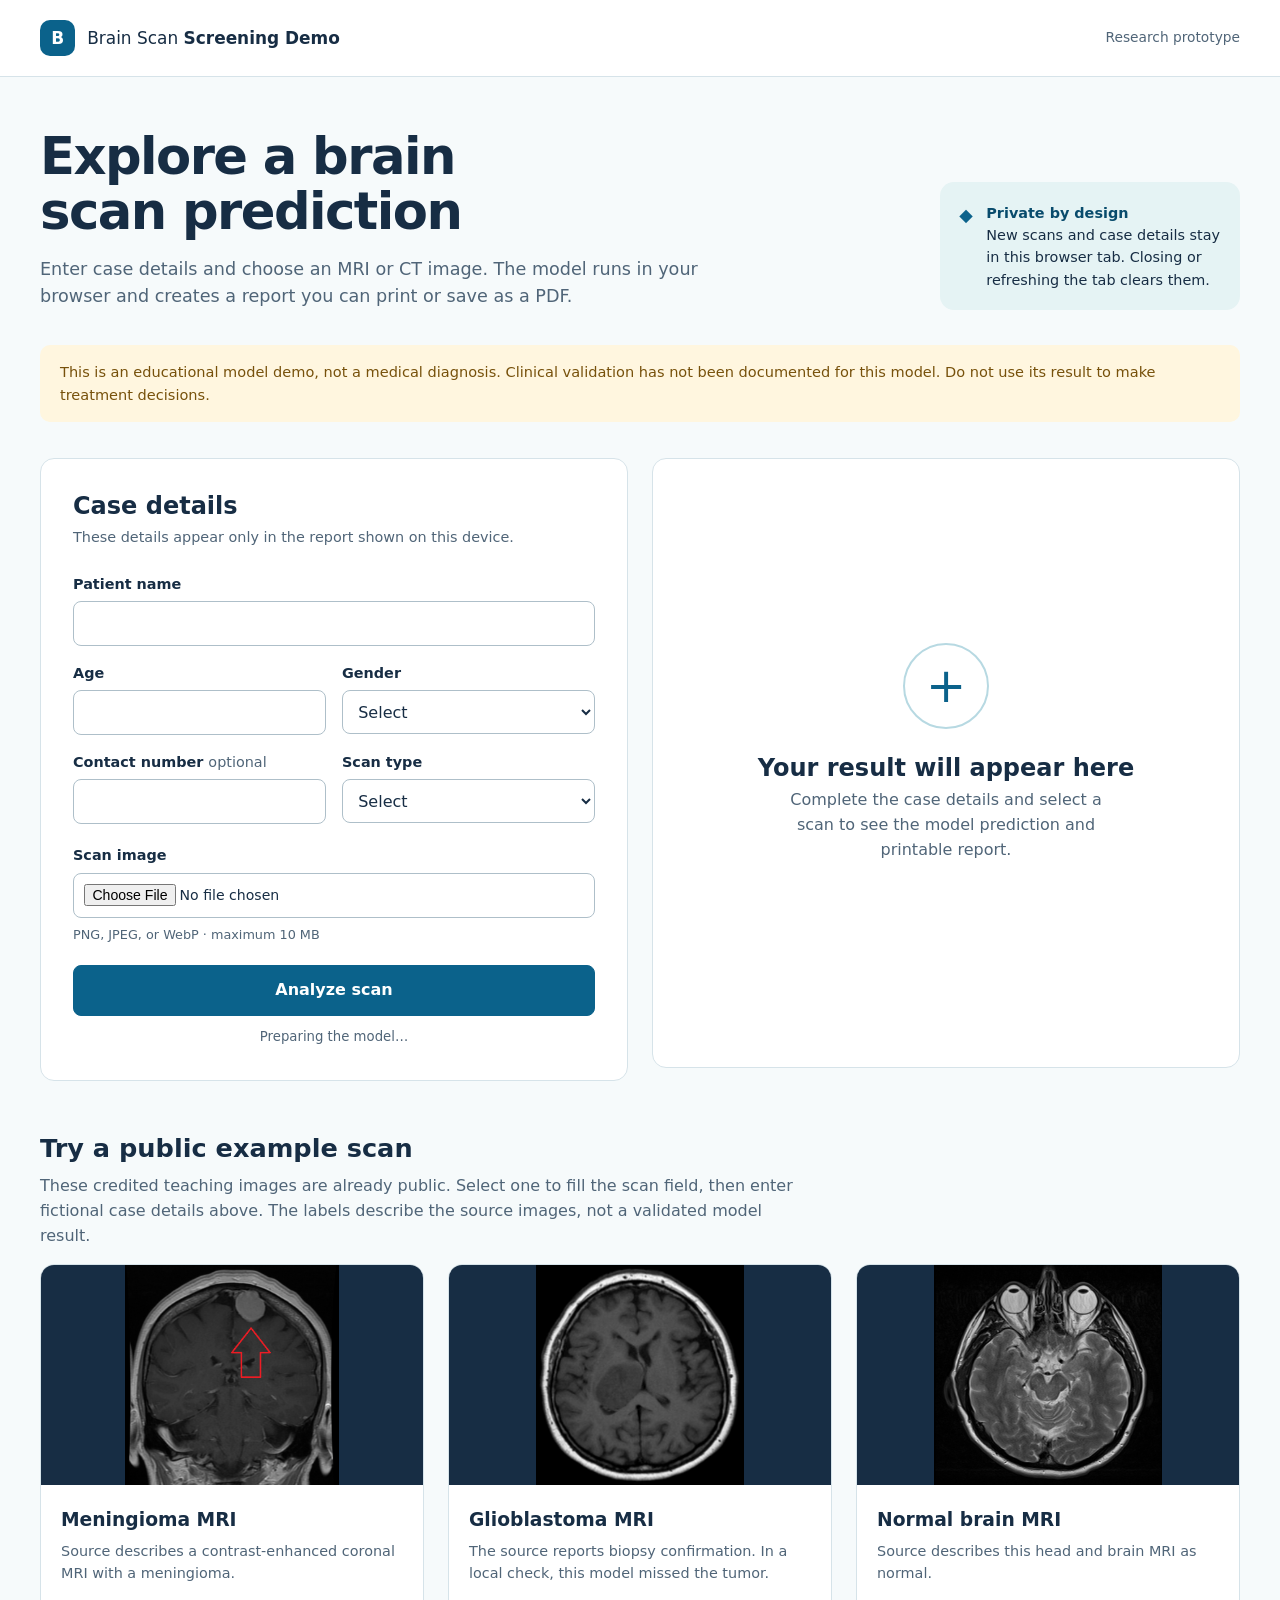
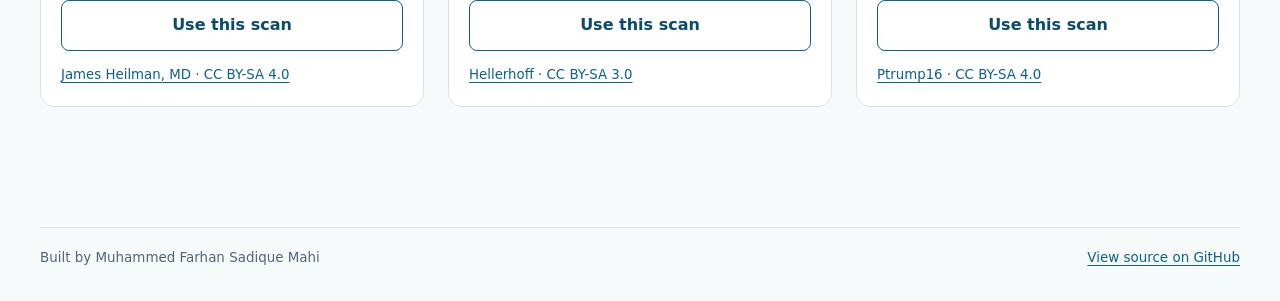
<file: docs/index.html>
<!doctype html>
<html lang="en">
  <head>
    <meta charset="utf-8">
    <meta name="viewport" content="width=device-width, initial-scale=1">
    <meta name="color-scheme" content="light">
    <meta http-equiv="Content-Security-Policy" content="default-src 'self'; script-src 'self'; style-src 'self'; img-src 'self' blob: data:; connect-src 'self'; object-src 'none'; base-uri 'none'; form-action 'none'">
    <meta name="description" content="Browser-only brain scan classification research demo. No scan or patient details are uploaded.">
    <title>Brain Scan Screening Demo</title>
    <link rel="stylesheet" href="./css/app.css">
    <script defer src="./vendor/tf.min.js"></script>
    <script type="module" src="./js/app.js"></script>
  </head>
  <body>
    <header class="site-header">
      <div class="header-inner">
        <a class="brand" href="./" aria-label="Brain Scan Screening Demo home">
          <span class="brand-mark" aria-hidden="true">B</span>
          <span>Brain Scan <strong>Screening Demo</strong></span>
        </a>
        <span class="header-tag">Research prototype</span>
      </div>
    </header>

    <main class="page-shell">
      <section class="intro" aria-labelledby="page-title">
        <div>
          <h1 id="page-title">Explore a brain scan prediction</h1>
          <p>Enter case details and choose an MRI or CT image. The model runs in your browser and creates a report you can print or save as a PDF.</p>
        </div>
        <div class="privacy-note">
          <span class="privacy-icon" aria-hidden="true">◆</span>
          <div><strong>Private by design</strong><br>New scans and case details stay in this browser tab. Closing or refreshing the tab clears them.</div>
        </div>
      </section>

      <div class="notice" role="note">
        This is an educational model demo, not a medical diagnosis. Clinical validation has not been documented for this model. Do not use its result to make treatment decisions.
      </div>

      <section class="workspace" aria-label="Scan screening workflow">
        <div class="entry-panel">
          <h2>Case details</h2>
          <p class="section-copy">These details appear only in the report shown on this device.</p>
          <form id="scan-form" novalidate>
            <div class="field-grid">
              <div class="field field-full">
                <label for="patient-name">Patient name</label>
                <input id="patient-name" name="name" type="text" autocomplete="off" maxlength="80" required>
              </div>
              <div class="field">
                <label for="patient-age">Age</label>
                <input id="patient-age" name="age" type="number" min="1" max="120" inputmode="numeric" required>
              </div>
              <div class="field">
                <label for="patient-gender">Gender</label>
                <select id="patient-gender" name="gender" required>
                  <option value="">Select</option>
                  <option>Female</option>
                  <option>Male</option>
                  <option>Other</option>
                  <option>Prefer not to say</option>
                </select>
              </div>
              <div class="field">
                <label for="patient-contact">Contact number <span class="optional">optional</span></label>
                <input id="patient-contact" name="contact" type="tel" autocomplete="off" maxlength="30">
              </div>
              <div class="field">
                <label for="scan-type">Scan type</label>
                <select id="scan-type" name="scanType" required>
                  <option value="">Select</option>
                  <option>MRI</option>
                  <option>CT</option>
                </select>
              </div>
            </div>
            <div class="field upload-field">
              <label for="scan-image">Scan image</label>
              <input id="scan-image" name="image" type="file" accept="image/png,image/jpeg,image/webp" required aria-describedby="image-help">
              <small id="image-help">PNG, JPEG, or WebP · maximum 10 MB</small>
            </div>
            <p id="form-error" class="form-error" role="alert" hidden></p>
            <button id="analyze-button" class="primary-button" type="submit">Analyze scan</button>
            <p id="model-status" class="status" role="status">Preparing the model…</p>
          </form>
        </div>

        <section id="result-panel" class="result-panel" aria-label="Screening result">
          <div id="empty-state" class="empty-state">
            <div class="empty-symbol" aria-hidden="true">+</div>
            <h2 id="result-title">Your result will appear here</h2>
            <p>Complete the case details and select a scan to see the model prediction and printable report.</p>
          </div>
          <div id="report" class="report" hidden>
            <div class="report-heading">
              <div>
                <h2>Screening report</h2>
                <p>Educational model output · not a clinical report</p>
              </div>
              <span id="report-date" class="report-date"></span>
            </div>
            <div class="prediction">
              <span>Model prediction</span>
              <strong id="prediction-label"></strong>
              <p id="prediction-confidence"></p>
            </div>
            <dl id="report-details" class="report-details"></dl>
            <div class="scan-preview">
              <h3>Uploaded scan</h3>
              <div id="report-image-container"></div>
            </div>
            <p class="report-warning">Clinical validation has not been documented for this model. Consult a qualified clinician for interpretation.</p>
            <div class="report-actions">
              <button id="print-button" class="secondary-button" type="button">Print / Save as PDF</button>
              <button id="clear-button" class="text-button" type="button">Clear this case</button>
            </div>
          </div>
        </section>
      </section>

      <section class="examples" aria-labelledby="examples-title">
        <div class="examples-heading">
          <div>
            <h2 id="examples-title">Try a public example scan</h2>
            <p>These credited teaching images are already public. Select one to fill the scan field, then enter fictional case details above. The labels describe the source images, not a validated model result.</p>
          </div>
        </div>
        <div class="example-grid">
          <article class="example-card">
            <img src="./examples/meningioma.png" alt="Coronal MRI showing a meningioma marked by a red arrow" loading="lazy" width="690" height="710">
            <div class="example-content">
              <h3>Meningioma MRI</h3>
              <p>Source describes a contrast-enhanced coronal MRI with a meningioma.</p>
              <button class="secondary-button example-button" type="button" data-sample="meningioma.png">Use this scan</button>
              <small><a href="https://commons.wikimedia.org/wiki/File:MRIMeningioma.png" rel="noopener noreferrer">James Heilman, MD · CC BY-SA 4.0</a></small>
            </div>
          </article>
          <article class="example-card">
            <img src="./examples/glioblastoma.jpg" alt="Axial MRI showing a glioblastoma" loading="lazy" width="513" height="545">
            <div class="example-content">
              <h3>Glioblastoma MRI</h3>
              <p>The source reports biopsy confirmation. In a local check, this model missed the tumor.</p>
              <button class="secondary-button example-button" type="button" data-sample="glioblastoma.jpg">Use this scan</button>
              <small><a href="https://commons.wikimedia.org/wiki/File:Glioblastoma_multiforme_-_MRT_T1_ax.jpg" rel="noopener noreferrer">Hellerhoff · CC BY-SA 3.0</a></small>
            </div>
          </article>
          <article class="example-card">
            <img src="./examples/normal-brain.jpg" alt="Axial MRI of a brain described as normal by its source" loading="lazy" width="697" height="673">
            <div class="example-content">
              <h3>Normal brain MRI</h3>
              <p>Source describes this head and brain MRI as normal.</p>
              <button class="secondary-button example-button" type="button" data-sample="normal-brain.jpg">Use this scan</button>
              <small><a href="https://commons.wikimedia.org/wiki/File:MRI_Head_Brain_Normal.jpg" rel="noopener noreferrer">Ptrump16 · CC BY-SA 4.0</a></small>
            </div>
          </article>
        </div>
        <p id="sample-status" class="sample-status" role="status" aria-live="polite"></p>
      </section>
    </main>
    <footer class="site-footer">
      <span>Built by Muhammed Farhan Sadique Mahi</span>
      <a href="https://github.com/farhans-codes/brain_tumor_webapp" rel="noopener noreferrer">View source on GitHub</a>
    </footer>
  </body>
</html>
</file>
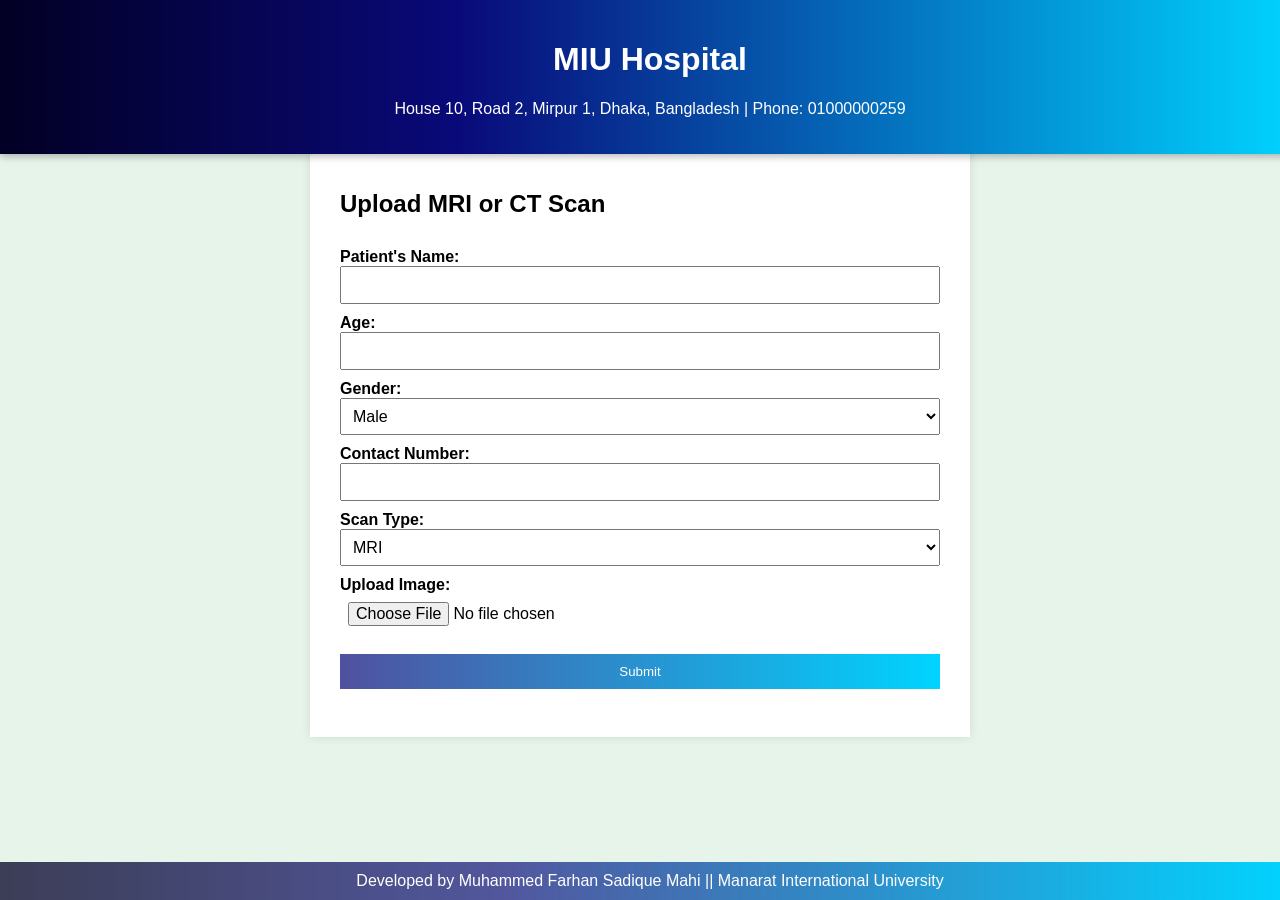
<file: templates/index.html>
<!DOCTYPE html>
<html>
<head>
  <title>MIU Hospital | Patient Entry</title>
  <link rel="stylesheet" href="/static/css/style.css">
</head>
<body>
  <header>
    <h1>MIU Hospital</h1>
    <p>House 10, Road 2, Mirpur 1, Dhaka, Bangladesh | Phone: 01000000259</p>
  </header>
  <main>
    <h2>Upload MRI or CT Scan</h2>
    <form method="POST" enctype="multipart/form-data">
      <label>Patient's Name:</label>
      <input type="text" name="name" required>
      <label>Age:</label>
      <input type="number" name="age" required>
      <label>Gender:</label>
      <select name="gender" required>
        <option value="Male">Male</option>
        <option value="Female">Female</option>
        <option value="Other">Other</option>
      </select>
      <label>Contact Number:</label>
      <input type="text" name="contact" required>
      <label>Scan Type:</label>
      <select name="scan_type" required>
        <option value="MRI">MRI</option>
        <option value="CT">CT</option>
      </select>
      <label>Upload Image:</label>
      <input type="file" name="image" required>
      <button type="submit">Submit</button>
      <br>
    </form>
  </main>
  <footer>Developed by Muhammed Farhan Sadique Mahi || Manarat International University</footer>
</body>
</html>
</file>
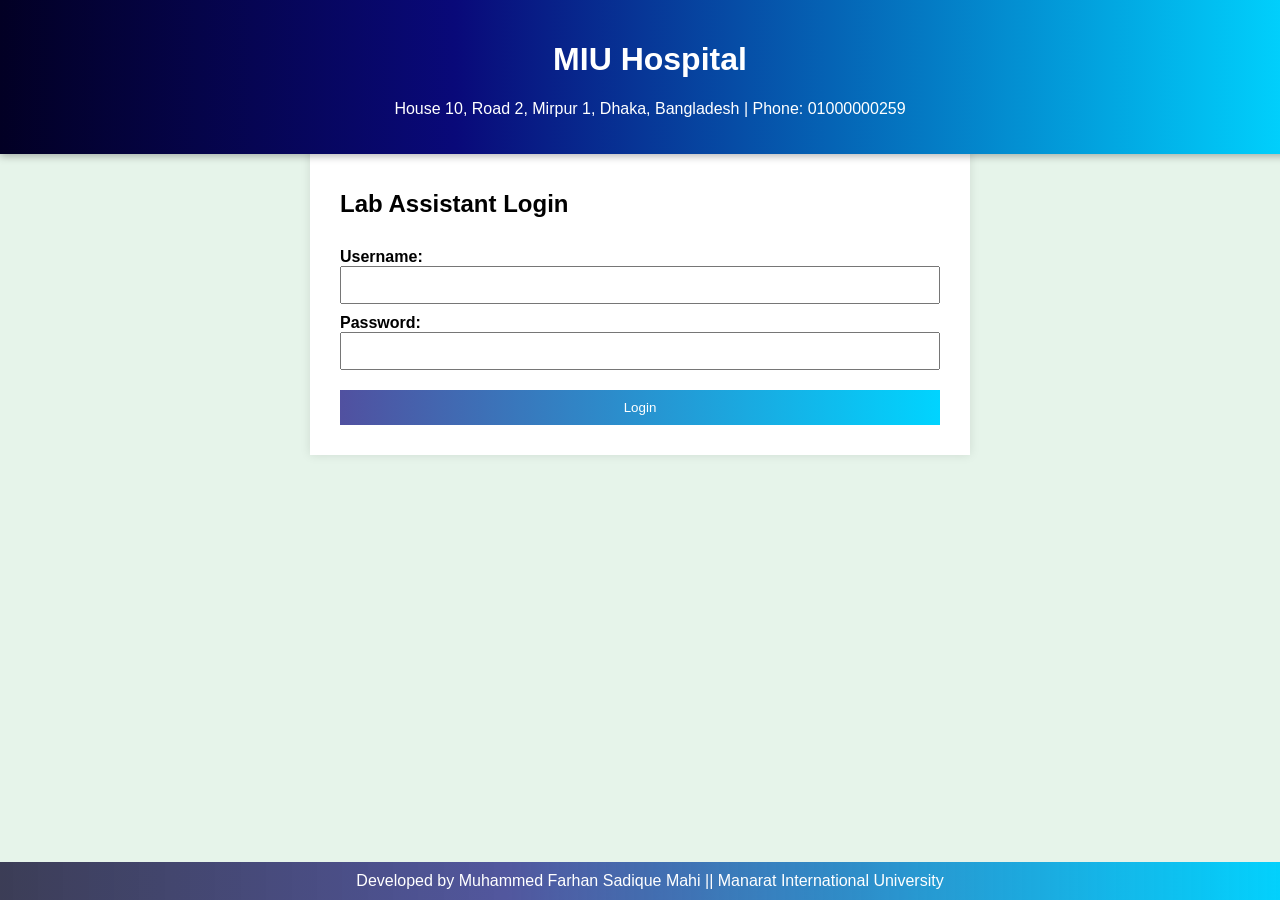
<file: templates/login.html>
<!DOCTYPE html>
<html>
<head>
  <title>MIU Hospital | Login</title>
  <link rel="stylesheet" href="/static/css/style.css">
</head>
<body>
  <header>
    <h1>MIU Hospital</h1>
    <p>House 10, Road 2, Mirpur 1, Dhaka, Bangladesh | Phone: 01000000259</p>
  </header>
  <main>
    <h2>Lab Assistant Login</h2>
    <form method="POST">
      <label>Username:</label>
      <input type="text" name="username" required>
      <label>Password:</label>
      <input type="password" name="password" required>
      <button type="submit">Login</button>
    </form>
  </main>
  <footer>Developed by Muhammed Farhan Sadique Mahi || Manarat International University</footer>
</body>
</html>
</file>
<file: docs/css/app.css>
:root {
  color-scheme: light;
  --ink: #172d44;
  --muted: #506578;
  --blue: #0b628b;
  --blue-dark: #084b6c;
  --pale: #eff7f9;
  --line: #d6e3e9;
  --white: #fff;
  --warning: #77510b;
  --warning-bg: #fff6df;
  --error: #a72a3a;
  --radius: 14px;
  --space: 1rem;
}

* { box-sizing: border-box; }
html { scroll-behavior: smooth; }
body { margin: 0; background: #f6fafb; color: var(--ink); font: 1rem/1.55 system-ui, -apple-system, BlinkMacSystemFont, "Segoe UI", sans-serif; }
button, input, select { font: inherit; }
button { cursor: pointer; }
button:disabled { cursor: wait; opacity: .6; }
a { color: var(--blue); text-underline-offset: .2em; }
:focus-visible { outline: 3px solid #82c7e3; outline-offset: 3px; }
::selection { background: #a9dce9; color: var(--ink); }
[hidden] { display: none !important; }

.site-header { background: var(--white); border-bottom: 1px solid var(--line); }
.header-inner, .page-shell, .site-footer { width: min(100% - 2.5rem, 1200px); margin-inline: auto; }
.header-inner { min-height: 76px; display: flex; align-items: center; justify-content: space-between; gap: 1rem; }
.brand { display: inline-flex; align-items: center; gap: .75rem; color: var(--ink); text-decoration: none; font-size: 1.06rem; }
.brand strong { font-weight: 700; }
.brand-mark { display: grid; place-items: center; width: 2.2rem; height: 2.2rem; border-radius: 10px; background: var(--blue); color: white; font-weight: 800; }
.header-tag { color: var(--muted); font-size: .86rem; }

.page-shell { padding-block: 3.25rem 4rem; }
.intro { display: grid; grid-template-columns: minmax(0, 1fr) 300px; gap: 3rem; align-items: end; }
h1, h2, h3, p { margin-top: 0; }
h1 { max-width: 14ch; font-size: clamp(2.3rem, 4vw, 3.8rem); line-height: 1.08; letter-spacing: -.03em; margin-bottom: 1rem; }
.intro p { max-width: 65ch; color: var(--muted); font-size: 1.1rem; margin-bottom: 0; }
.privacy-note { display: flex; gap: .85rem; align-items: start; padding: 1.2rem; border-radius: var(--radius); background: #e5f3f4; font-size: .9rem; }
.privacy-note strong { color: var(--blue-dark); }
.privacy-icon { color: var(--blue); font-size: 1.1rem; }
.notice { margin-block: 2.2rem; padding: 1rem 1.25rem; background: var(--warning-bg); color: var(--warning); border-radius: 10px; font-size: .91rem; }

.workspace { display: grid; grid-template-columns: minmax(0, 1fr) minmax(0, 1fr); gap: 1.5rem; align-items: start; }
.entry-panel, .result-panel { min-width: 0; min-height: 610px; padding: 2rem; background: var(--white); border: 1px solid var(--line); border-radius: var(--radius); }
.entry-panel h2, .report h2, .empty-state h2 { font-size: 1.5rem; line-height: 1.25; margin-bottom: .35rem; }
.section-copy { color: var(--muted); font-size: .9rem; margin-bottom: 1.5rem; }
.field-grid { display: grid; grid-template-columns: repeat(2, minmax(0, 1fr)); gap: 1rem; }
.field { display: flex; flex-direction: column; gap: .4rem; min-width: 0; }
.field-full { grid-column: 1 / -1; }
.field label { font-weight: 650; font-size: .9rem; }
.optional, .field small { color: var(--muted); font-weight: 400; }
.field input, .field select { width: 100%; min-height: 44px; padding: .55rem .7rem; color: var(--ink); background: var(--white); border: 1px solid #aebfc9; border-radius: 8px; }
.field input[type=file] { min-height: 0; padding: .65rem; font-size: .88rem; }
.upload-field { margin-top: 1.25rem; }
.field small { font-size: .8rem; }
.primary-button, .secondary-button { padding: .75rem 1.1rem; border-radius: 8px; border: 1px solid var(--blue); font-weight: 700; }
.primary-button { width: 100%; margin-top: 1.3rem; background: var(--blue); color: var(--white); }
.primary-button:hover { background: var(--blue-dark); }
.secondary-button { background: var(--white); color: var(--blue-dark); }
.secondary-button:hover { background: var(--pale); }
.text-button { border: 0; background: transparent; color: var(--blue-dark); text-decoration: underline; text-underline-offset: .2em; padding: .75rem; }
.status { min-height: 1.5em; color: var(--muted); font-size: .83rem; text-align: center; margin: .7rem 0 0; }
.form-error { color: var(--error); font-size: .88rem; margin: 1rem 0 0; }

.empty-state { display: flex; min-height: 540px; flex-direction: column; align-items: center; justify-content: center; text-align: center; }
.empty-symbol { display: grid; place-items: center; width: 86px; height: 86px; border: 2px solid #b7d9e2; border-radius: 50%; color: var(--blue); font-size: 3rem; font-weight: 200; margin-bottom: 1.5rem; }
.empty-state p { max-width: 32ch; color: var(--muted); }
.report-heading { display: flex; justify-content: space-between; align-items: start; gap: 1rem; padding-bottom: 1.1rem; border-bottom: 1px solid var(--line); }
.report-heading p, .report-date { color: var(--muted); font-size: .82rem; margin-bottom: 0; }
.report-date { white-space: nowrap; }
.prediction { margin-block: 1.5rem; padding: 1.3rem; border-radius: 10px; background: var(--pale); }
.prediction span { display: block; color: var(--muted); font-size: .83rem; }
.prediction strong { display: block; font-size: 1.45rem; line-height: 1.25; margin-block: .3rem; }
.prediction p { color: var(--muted); font-size: .88rem; margin-bottom: 0; }
.report-details { display: grid; grid-template-columns: 130px minmax(0, 1fr); gap: .65rem .8rem; padding-bottom: 1.4rem; border-bottom: 1px solid var(--line); font-size: .9rem; }
.report-details dt { color: var(--muted); }
.report-details dd { min-width: 0; margin: 0; overflow-wrap: anywhere; font-weight: 600; }
.scan-preview h3 { font-size: .95rem; margin-bottom: .65rem; }
.scan-preview img { max-width: 100%; max-height: 260px; object-fit: contain; border-radius: 7px; background: #eef2f4; }
.report-warning { margin-block: 1.25rem; color: var(--warning); font-size: .84rem; }
.report-actions { display: flex; flex-wrap: wrap; gap: .5rem; align-items: center; }
.examples { margin-top: 3rem; }
.examples-heading h2 { font-size: 1.6rem; margin-bottom: .35rem; }
.examples-heading p { max-width: 75ch; color: var(--muted); }
.example-grid { display: grid; grid-template-columns: repeat(3, minmax(0, 1fr)); gap: 1.5rem; }
.example-card { min-width: 0; overflow: hidden; border: 1px solid var(--line); border-radius: var(--radius); background: var(--white); }
.example-card img { display: block; width: 100%; height: 220px; object-fit: contain; background: var(--ink); }
.example-content { padding: 1.25rem; }
.example-content h3 { margin-bottom: .35rem; }
.example-content p { min-height: 3.2em; color: var(--muted); font-size: .9rem; }
.example-content small { display: block; margin-top: .85rem; }
.example-button { width: 100%; }
.sample-status { min-height: 1.5em; margin-top: 1rem; color: var(--muted); }
.site-footer { display: flex; justify-content: space-between; gap: 1rem; padding-block: 1.3rem 2rem; border-top: 1px solid var(--line); color: var(--muted); font-size: .84rem; }

@media (max-width: 850px) {
  .intro { grid-template-columns: 1fr; gap: 1.5rem; }
  .privacy-note { max-width: 450px; }
  .workspace { grid-template-columns: 1fr; }
  .entry-panel, .result-panel { min-height: 0; }
  .empty-state { min-height: 250px; }
  .example-grid { grid-template-columns: 1fr; }
  .example-card { display: grid; grid-template-columns: 190px minmax(0, 1fr); }
  .example-card img { height: 100%; min-height: 210px; }
}
@media (max-width: 520px) {
  .header-inner, .page-shell, .site-footer { width: min(100% - 1.5rem, 1200px); }
  .header-tag { display: none; }
  .page-shell { padding-block: 2rem 2.5rem; }
  .entry-panel, .result-panel { padding: 1.25rem; }
  .field-grid { grid-template-columns: 1fr; }
  .field-full { grid-column: auto; }
  .site-footer { flex-direction: column; }
  .example-card { display: block; }
  .example-card img { height: 220px; min-height: 0; }
}
@media print {
  body { background: white; }
  .site-header, .intro, .notice, .entry-panel, .examples, .site-footer, .report-actions { display: none !important; }
  .page-shell { width: 100%; padding: 0; }
  .workspace { display: block; }
  .result-panel { border: 0; min-height: 0; padding: 0; }
  .prediction { print-color-adjust: exact; }
  .scan-preview img { max-height: 230px; }
}
</file>
<file: static/css/style.css>
body {
  background-color: #e6f4ea;
  font-family: Arial, sans-serif;
  margin: 0;
  padding: 0;
}
header {
  position: fixed;
  top: 0;
  left: 0;
  width: 100%;
  z-index: 1000;

  background: linear-gradient(90deg, rgba(2, 0, 36, 1) 0%, rgba(9, 9, 121, 1) 35%, rgba(0, 212, 255, 1) 100%);
  color: white;
  text-align: center;
  padding: 20px 10px;

  box-shadow: 0 2px 8px rgba(0, 0, 0, 0.3); /* optional: adds a subtle shadow */
}

main {
  padding: 30px;
  max-width: 600px;
  margin: 140px auto 40px; /* top margin added to avoid overlap with fixed header */
  background: white;
  box-shadow: 0 0 10px rgba(0, 0, 0, 0.1);
}

form {
  display: flex;
  flex-direction: column;
}
label {
  margin-top: 10px;
  font-weight: bold;
}
input, select {
  padding: 8px;
  font-size: 16px;
}
button {
  margin-top: 20px;
  padding: 10px;
  /* background-color: #2e7d32; */
  background: #020024;
  background: linear-gradient(90deg, rgba(2, 0, 36, 1) 0%, rgba(9, 9, 121, 0.71) 0%, rgba(0, 212, 255, 1) 100%);
  color: white;
  border: none;
  cursor: pointer;
}
button:hover {
  background-color: #297dd7;
}
footer {
  /* background-color: #2e7d32; */
  background: #020024;
  background: linear-gradient(90deg, rgba(2, 0, 36, 0.75) 0%, rgba(9, 9, 121, 0.67) 39%, rgba(0, 212, 255, 1) 100%);
  color: white;
  text-align: center;
  padding: 10px;
  position: fixed;
  width: 100%;
  bottom: 0;
}
.btn {
  display: inline-block;
  padding: 0.5em 1em;
  /* background: #007bff; */
  background: #020024;
  background: linear-gradient(90deg, rgba(2, 0, 36, 1) 0%, rgba(9, 9, 121, 0.71) 0%, rgba(0, 212, 255, 1) 100%);
  color: white;
  text-decoration: none;
  border-radius: 4px;
}
.btn:hover {
  background: #297dd7;
}
</file>
